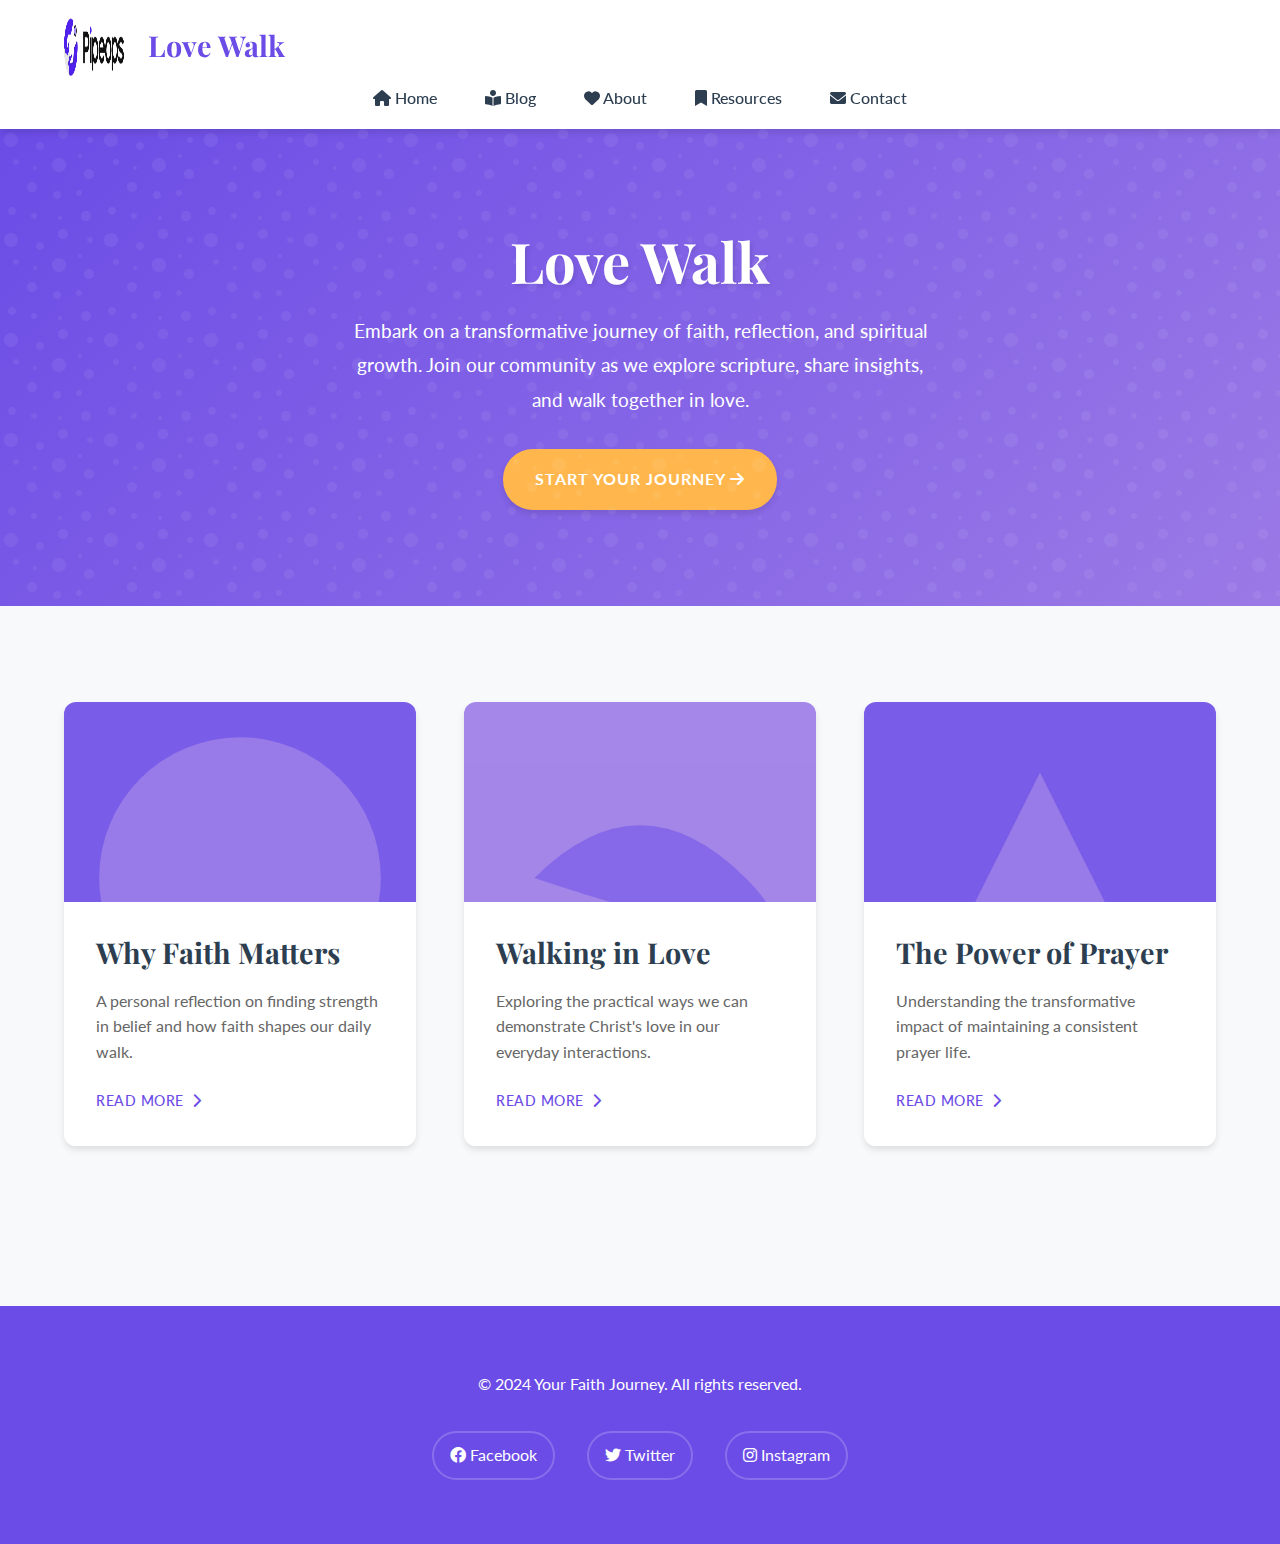
<file: index.html>
<!DOCTYPE html>
<html lang="en">
<head>
    <meta charset="UTF-8">
    <meta name="viewport" content="width=device-width, initial-scale=1.0">
    <title>Love Walk - Your Faith Journey</title>
    <link rel="stylesheet" href="css/style.css">
    <link href="https://fonts.googleapis.com/css2?family=Playfair+Display:wght@400;500;600;700&family=Lato:wght@300;400;500;700&display=swap" rel="stylesheet">
    <link rel="stylesheet" href="https://cdnjs.cloudflare.com/ajax/libs/font-awesome/6.0.0/css/all.min.css">
</head>
<body>
    <!-- Header -->
    <header>
        <div class="logo">
            <img src="images/Pipeops-logo-dark.png" alt="Faith Journey Logo">
            <h1>Love Walk</h1>
        </div>
        <nav>
            <ul>
                <li><a href="index.html"><i class="fas fa-home"></i> Home</a></li>
                <li><a href="blog.html"><i class="fas fa-book-reader"></i> Blog</a></li>
                <li><a href="about.html"><i class="fas fa-heart"></i> About</a></li>
                <li><a href="resources.html"><i class="fas fa-bookmark"></i> Resources</a></li>
                <li><a href="contact.html"><i class="fas fa-envelope"></i> Contact</a></li>
            </ul>
        </nav>
    </header>

    <main>
        <!-- Featured Article -->
        <section class="featured-article">
            <h2>Love Walk</h2>
            <p>Embark on a transformative journey of faith, reflection, and spiritual growth. Join our community as we explore scripture, share insights, and walk together in love.</p>
            <a href="blog.html" class="button">Start Your Journey <i class="fas fa-arrow-right"></i></a>
        </section>

        <!-- Recent Articles Grid -->
        <section class="blog-grid">
            <article class="blog-post">
                <div class="blog-post-content">
                    <h3>Why Faith Matters</h3>
                    <p>A personal reflection on finding strength in belief and how faith shapes our daily walk.</p>
                    <a href="blog/post1.html">Read More <i class="fas fa-chevron-right"></i></a>
                </div>
            </article>
            
            <article class="blog-post">
                <div class="blog-post-content">
                    <h3>Walking in Love</h3>
                    <p>Exploring the practical ways we can demonstrate Christ's love in our everyday interactions.</p>
                    <a href="blog/post2.html">Read More <i class="fas fa-chevron-right"></i></a>
                </div>
            </article>
            
            <article class="blog-post">
                <div class="blog-post-content">
                    <h3>The Power of Prayer</h3>
                    <p>Understanding the transformative impact of maintaining a consistent prayer life.</p>
                    <a href="blog/post3.html">Read More <i class="fas fa-chevron-right"></i></a>
                </div>
            </article>
        </section>
    </main>

    <!-- Footer -->
    <footer>
        <p>&copy; 2024 Your Faith Journey. All rights reserved.</p>
        <div class="social-links">
            <a href="#"><i class="fab fa-facebook"></i> Facebook</a>
            <a href="#"><i class="fab fa-twitter"></i> Twitter</a>
            <a href="#"><i class="fab fa-instagram"></i> Instagram</a>
        </div>
    </footer>
</body>
</html>
</file>
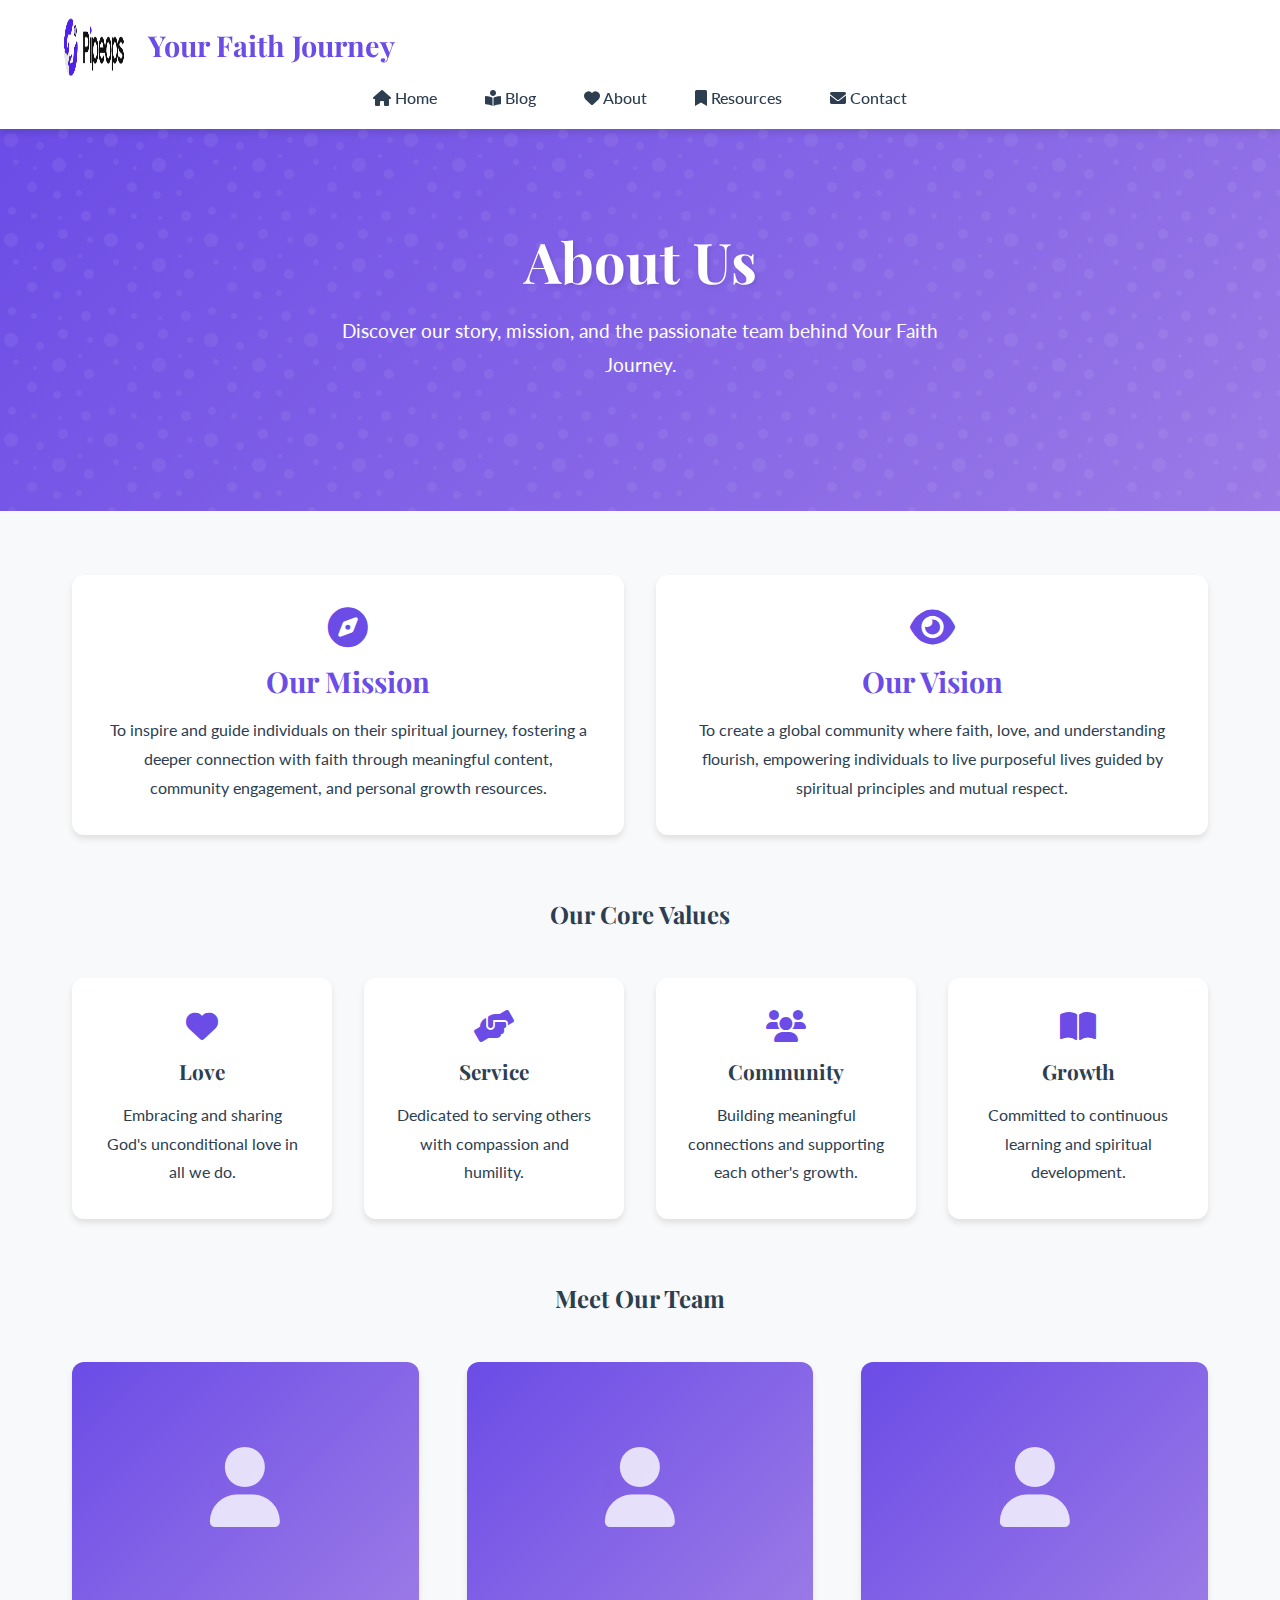
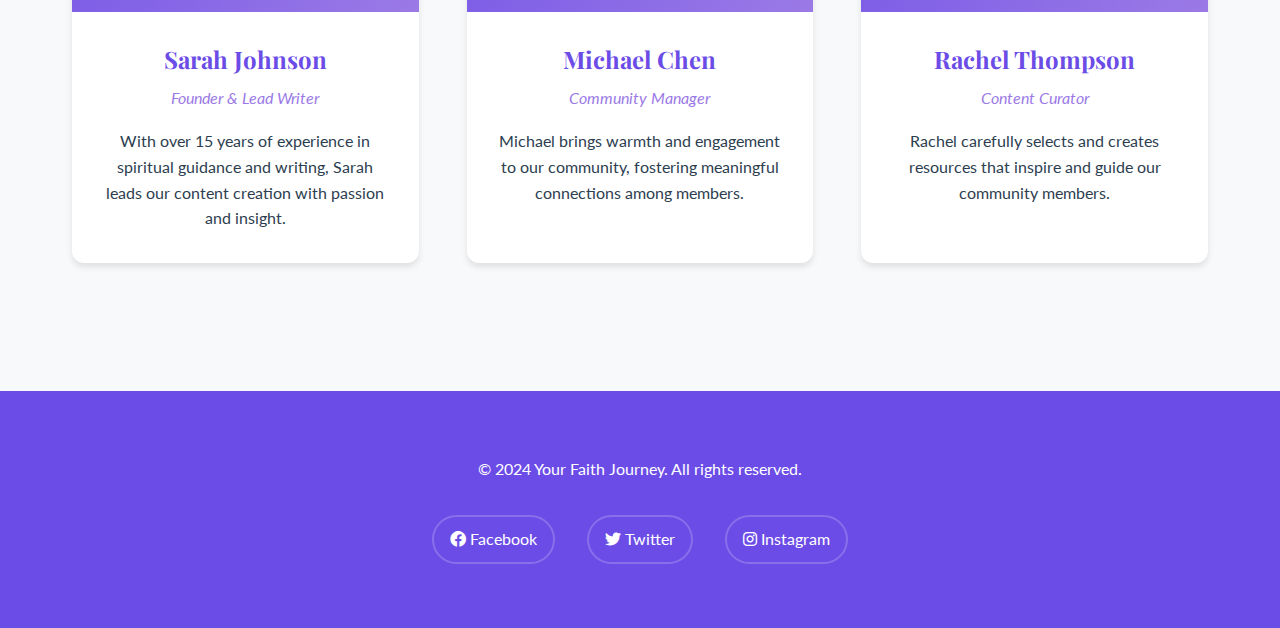
<file: about.html>
<!DOCTYPE html>
<html lang="en">
<head>
    <meta charset="UTF-8">
    <meta name="viewport" content="width=device-width, initial-scale=1.0">
    <title>About - Love Walk</title>
    <link rel="stylesheet" href="css/style.css">
    <link href="https://fonts.googleapis.com/css2?family=Playfair+Display:wght@400;500;600;700&family=Lato:wght@300;400;500;700&display=swap" rel="stylesheet">
    <link rel="stylesheet" href="https://cdnjs.cloudflare.com/ajax/libs/font-awesome/6.0.0/css/all.min.css">
    <style>
        .about-section {
            max-width: 1200px;
            margin: 0 auto;
            padding: 4rem 2rem;
        }

        .mission-vision {
            display: grid;
            grid-template-columns: repeat(auto-fit, minmax(300px, 1fr));
            gap: 2rem;
            margin-bottom: 4rem;
        }

        .mission-card, .vision-card {
            background: var(--white);
            padding: 2rem;
            border-radius: 12px;
            box-shadow: var(--shadow);
            text-align: center;
            transition: var(--transition);
        }

        .mission-card:hover, .vision-card:hover {
            transform: translateY(-5px);
        }

        .card-icon {
            font-size: 2.5rem;
            color: var(--primary-color);
            margin-bottom: 1rem;
        }

        .card-title {
            color: var(--primary-color);
            margin-bottom: 1rem;
            font-size: 1.8rem;
        }

        .team-section {
            text-align: center;
            margin-top: 4rem;
        }

        .team-grid {
            display: grid;
            grid-template-columns: repeat(auto-fit, minmax(250px, 1fr));
            gap: 3rem;
            margin-top: 3rem;
        }

        .team-member {
            background: var(--white);
            border-radius: 12px;
            overflow: hidden;
            box-shadow: var(--shadow);
            transition: var(--transition);
        }

        .team-member:hover {
            transform: translateY(-5px);
        }

        .member-image {
            height: 250px;
            background: linear-gradient(135deg, var(--primary-color), var(--secondary-color));
            display: flex;
            align-items: center;
            justify-content: center;
        }

        .member-image i {
            font-size: 5rem;
            color: var(--white);
            opacity: 0.8;
        }

        .member-info {
            padding: 2rem;
        }

        .member-name {
            color: var(--primary-color);
            margin-bottom: 0.5rem;
            font-size: 1.5rem;
        }

        .member-role {
            color: var(--secondary-color);
            font-style: italic;
            margin-bottom: 1rem;
        }

        .member-bio {
            color: var(--text-color);
            line-height: 1.6;
        }

        .values-section {
            margin-top: 4rem;
            text-align: center;
        }

        .values-grid {
            display: grid;
            grid-template-columns: repeat(auto-fit, minmax(200px, 1fr));
            gap: 2rem;
            margin-top: 3rem;
        }

        .value-card {
            background: var(--white);
            padding: 2rem;
            border-radius: 12px;
            box-shadow: var(--shadow);
            transition: var(--transition);
        }

        .value-card:hover {
            transform: translateY(-5px);
            background: linear-gradient(135deg, var(--primary-color), var(--secondary-color));
            color: var(--white);
        }

        .value-card:hover .value-icon {
            color: var(--white);
        }

        .value-icon {
            font-size: 2rem;
            color: var(--primary-color);
            margin-bottom: 1rem;
            transition: var(--transition);
        }

        .value-title {
            font-size: 1.3rem;
            margin-bottom: 1rem;
        }

        @media (max-width: 768px) {
            .about-section {
                padding: 2rem 1rem;
            }

            .mission-vision {
                grid-template-columns: 1fr;
            }

            .team-grid {
                grid-template-columns: 1fr;
            }

            .values-grid {
                grid-template-columns: 1fr;
            }
        }
    </style>
</head>
<body>
    <header>
        <div class="logo">
            <img src="images/Pipeops-logo-dark.png" alt="Faith Journey Logo">
            <h1>Your Faith Journey</h1>
        </div>
        <nav>
            <ul>
                <li><a href="index.html"><i class="fas fa-home"></i> Home</a></li>
                <li><a href="blog.html"><i class="fas fa-book-reader"></i> Blog</a></li>
                <li><a href="about.html"><i class="fas fa-heart"></i> About</a></li>
                <li><a href="resources.html"><i class="fas fa-bookmark"></i> Resources</a></li>
                <li><a href="contact.html"><i class="fas fa-envelope"></i> Contact</a></li>
            </ul>
        </nav>
    </header>

    <main>
        <section class="featured-article">
            <h2>About Us</h2>
            <p>Discover our story, mission, and the passionate team behind Your Faith Journey.</p>
        </section>

        <section class="about-section">
            <div class="mission-vision">
                <div class="mission-card">
                    <i class="fas fa-compass card-icon"></i>
                    <h3 class="card-title">Our Mission</h3>
                    <p>To inspire and guide individuals on their spiritual journey, fostering a deeper connection with faith through meaningful content, community engagement, and personal growth resources.</p>
                </div>
                <div class="vision-card">
                    <i class="fas fa-eye card-icon"></i>
                    <h3 class="card-title">Our Vision</h3>
                    <p>To create a global community where faith, love, and understanding flourish, empowering individuals to live purposeful lives guided by spiritual principles and mutual respect.</p>
                </div>
            </div>

            <div class="values-section">
                <h2>Our Core Values</h2>
                <div class="values-grid">
                    <div class="value-card">
                        <i class="fas fa-heart value-icon"></i>
                        <h3 class="value-title">Love</h3>
                        <p>Embracing and sharing God's unconditional love in all we do.</p>
                    </div>
                    <div class="value-card">
                        <i class="fas fa-hands-helping value-icon"></i>
                        <h3 class="value-title">Service</h3>
                        <p>Dedicated to serving others with compassion and humility.</p>
                    </div>
                    <div class="value-card">
                        <i class="fas fa-users value-icon"></i>
                        <h3 class="value-title">Community</h3>
                        <p>Building meaningful connections and supporting each other's growth.</p>
                    </div>
                    <div class="value-card">
                        <i class="fas fa-book-open value-icon"></i>
                        <h3 class="value-title">Growth</h3>
                        <p>Committed to continuous learning and spiritual development.</p>
                    </div>
                </div>
            </div>

            <div class="team-section">
                <h2>Meet Our Team</h2>
                <div class="team-grid">
                    <div class="team-member">
                        <div class="member-image">
                            <i class="fas fa-user"></i>
                        </div>
                        <div class="member-info">
                            <h3 class="member-name">Sarah Johnson</h3>
                            <p class="member-role">Founder & Lead Writer</p>
                            <p class="member-bio">With over 15 years of experience in spiritual guidance and writing, Sarah leads our content creation with passion and insight.</p>
                        </div>
                    </div>
                    <div class="team-member">
                        <div class="member-image">
                            <i class="fas fa-user"></i>
                        </div>
                        <div class="member-info">
                            <h3 class="member-name">Michael Chen</h3>
                            <p class="member-role">Community Manager</p>
                            <p class="member-bio">Michael brings warmth and engagement to our community, fostering meaningful connections among members.</p>
                        </div>
                    </div>
                    <div class="team-member">
                        <div class="member-image">
                            <i class="fas fa-user"></i>
                        </div>
                        <div class="member-info">
                            <h3 class="member-name">Rachel Thompson</h3>
                            <p class="member-role">Content Curator</p>
                            <p class="member-bio">Rachel carefully selects and creates resources that inspire and guide our community members.</p>
                        </div>
                    </div>
                </div>
            </div>
        </section>
    </main>

    <footer>
        <p>&copy; 2024 Your Faith Journey. All rights reserved.</p>
        <div class="social-links">
            <a href="#"><i class="fab fa-facebook"></i> Facebook</a>
            <a href="#"><i class="fab fa-twitter"></i> Twitter</a>
            <a href="#"><i class="fab fa-instagram"></i> Instagram</a>
        </div>
    </footer>
</body>
</html>
</file>
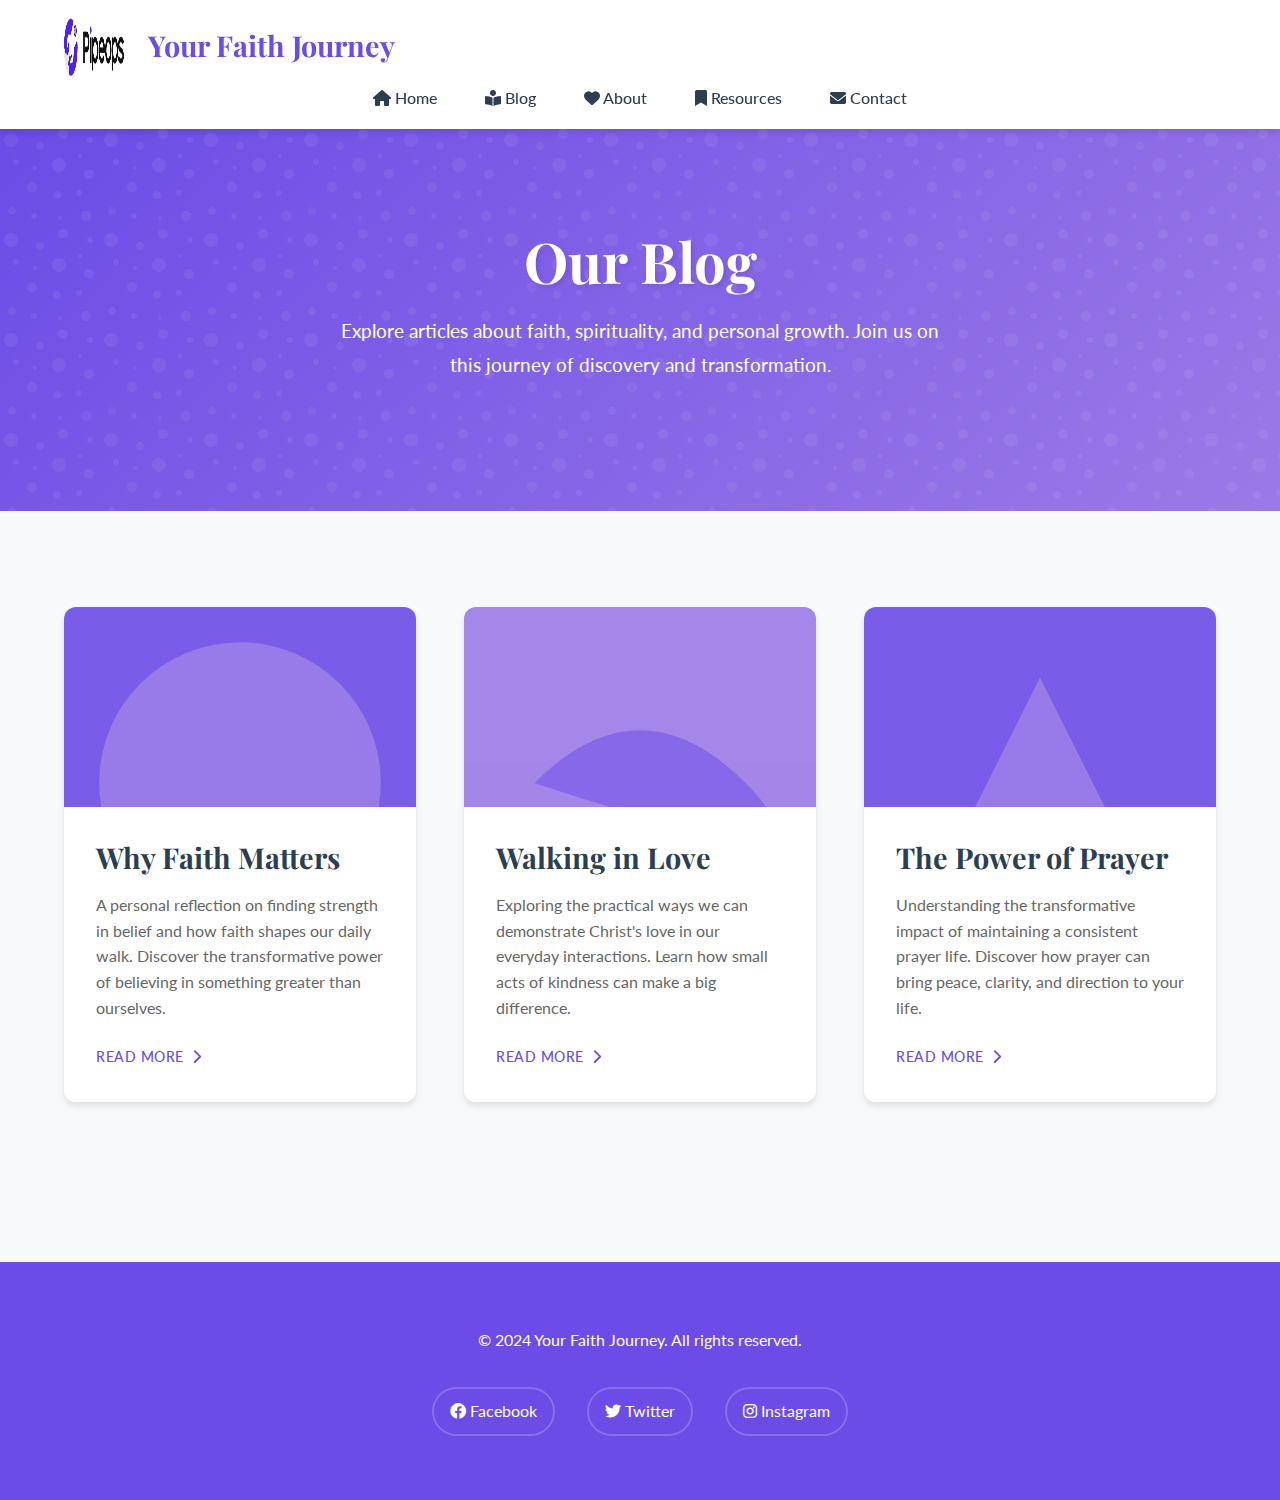
<file: blog.html>
<!DOCTYPE html>
<html lang="en">
<head>
    <meta charset="UTF-8">
    <meta name="viewport" content="width=device-width, initial-scale=1.0">
    <title>Blog - Love Walk</title>
    <link rel="stylesheet" href="css/style.css">
    <link href="https://fonts.googleapis.com/css2?family=Playfair+Display:wght@400;500;600;700&family=Lato:wght@300;400;500;700&display=swap" rel="stylesheet">
    <link rel="stylesheet" href="https://cdnjs.cloudflare.com/ajax/libs/font-awesome/6.0.0/css/all.min.css">
</head>
<body>
    <header>
        <div class="logo">
            <img src="images/Pipeops-logo-dark.png" alt="Faith Journey Logo">
            <h1>Your Faith Journey</h1>
        </div>
        <nav>
            <ul>
                <li><a href="index.html"><i class="fas fa-home"></i> Home</a></li>
                <li><a href="blog.html"><i class="fas fa-book-reader"></i> Blog</a></li>
                <li><a href="about.html"><i class="fas fa-heart"></i> About</a></li>
                <li><a href="resources.html"><i class="fas fa-bookmark"></i> Resources</a></li>
                <li><a href="contact.html"><i class="fas fa-envelope"></i> Contact</a></li>
            </ul>
        </nav>
    </header>

    <main>
        <section class="featured-article">
            <h2>Our Blog</h2>
            <p>Explore articles about faith, spirituality, and personal growth. Join us on this journey of discovery and transformation.</p>
        </section>

        <section class="blog-grid">
            <article class="blog-post">
                <div class="blog-post-content">
                    <h3>Why Faith Matters</h3>
                    <p>A personal reflection on finding strength in belief and how faith shapes our daily walk. Discover the transformative power of believing in something greater than ourselves.</p>
                    <a href="blog/post1.html">Read More <i class="fas fa-chevron-right"></i></a>
                </div>
            </article>
            
            <article class="blog-post">
                <div class="blog-post-content">
                    <h3>Walking in Love</h3>
                    <p>Exploring the practical ways we can demonstrate Christ's love in our everyday interactions. Learn how small acts of kindness can make a big difference.</p>
                    <a href="blog/post2.html">Read More <i class="fas fa-chevron-right"></i></a>
                </div>
            </article>
            
            <article class="blog-post">
                <div class="blog-post-content">
                    <h3>The Power of Prayer</h3>
                    <p>Understanding the transformative impact of maintaining a consistent prayer life. Discover how prayer can bring peace, clarity, and direction to your life.</p>
                    <a href="blog/post3.html">Read More <i class="fas fa-chevron-right"></i></a>
                </div>
            </article>
        </section>
    </main>

    <footer>
        <p>&copy; 2024 Your Faith Journey. All rights reserved.</p>
        <div class="social-links">
            <a href="#"><i class="fab fa-facebook"></i> Facebook</a>
            <a href="#"><i class="fab fa-twitter"></i> Twitter</a>
            <a href="#"><i class="fab fa-instagram"></i> Instagram</a>
        </div>
    </footer>
</body>
</html>
</file>
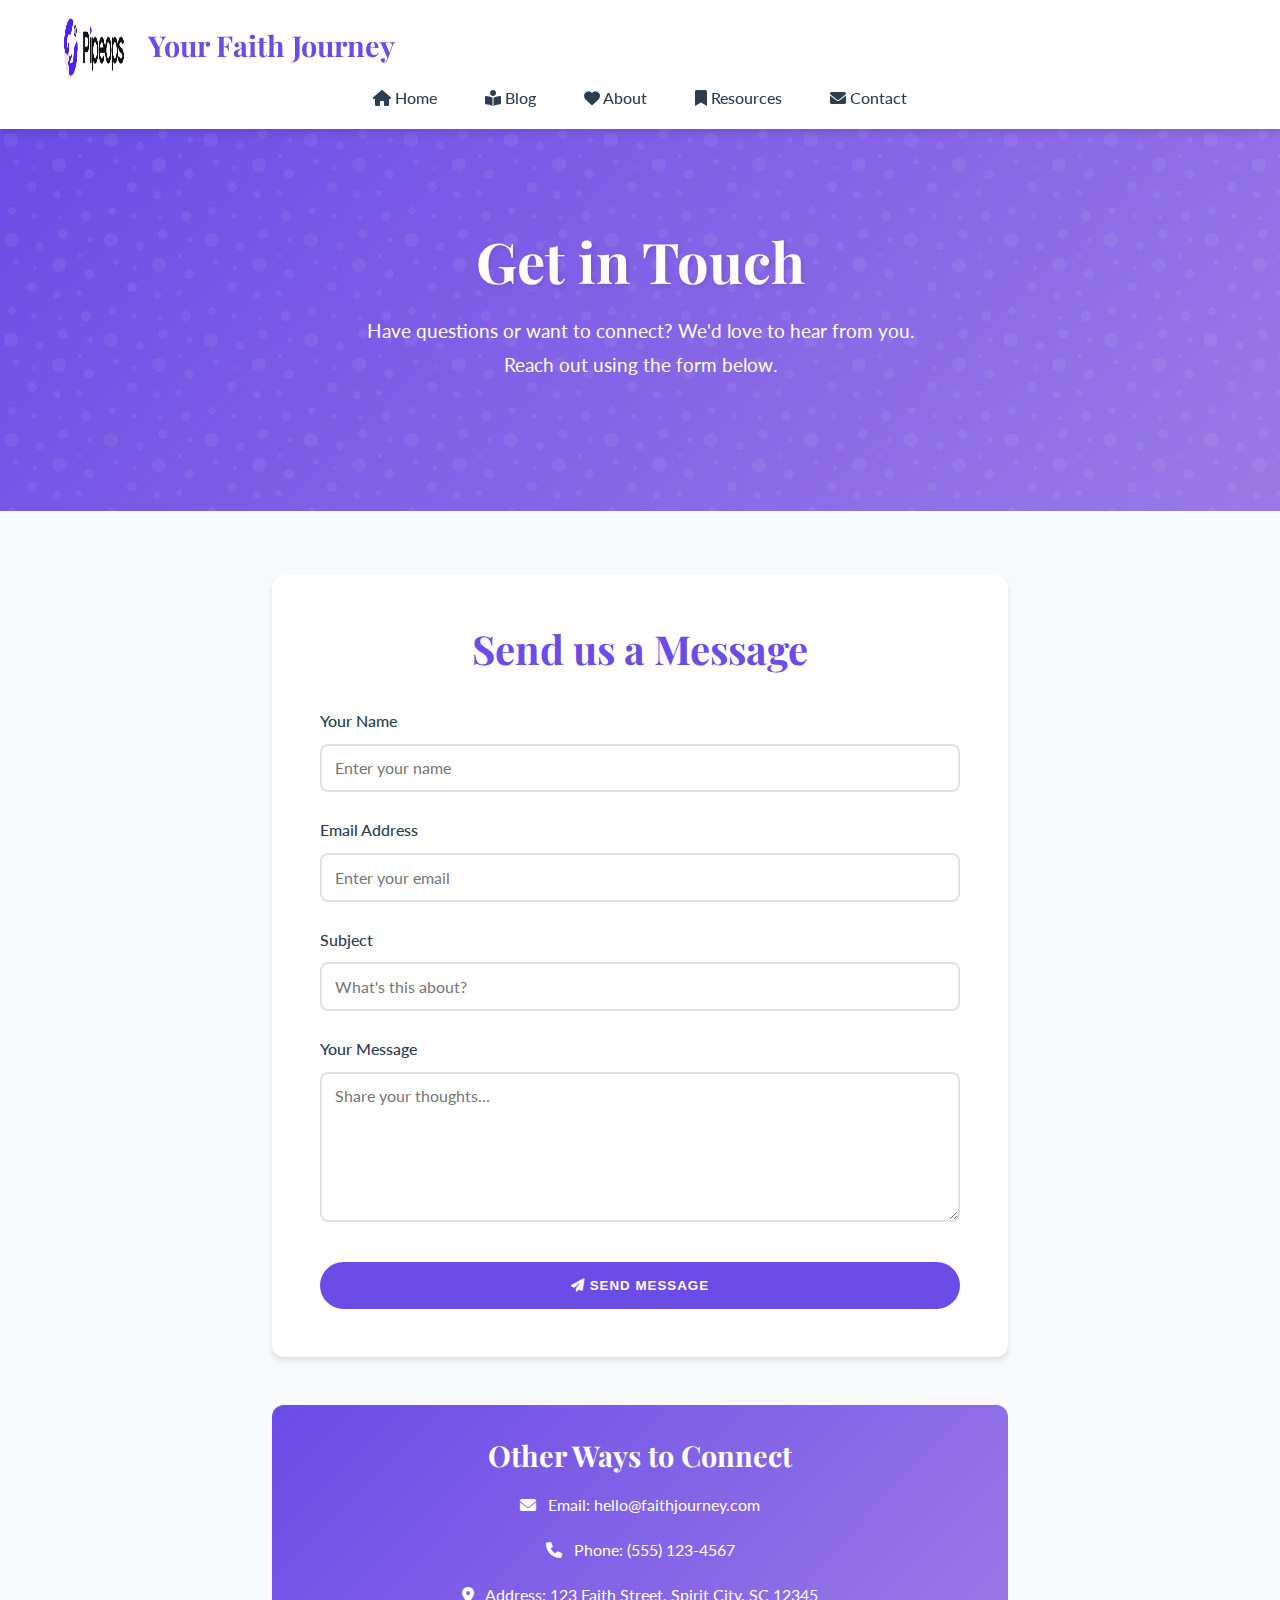
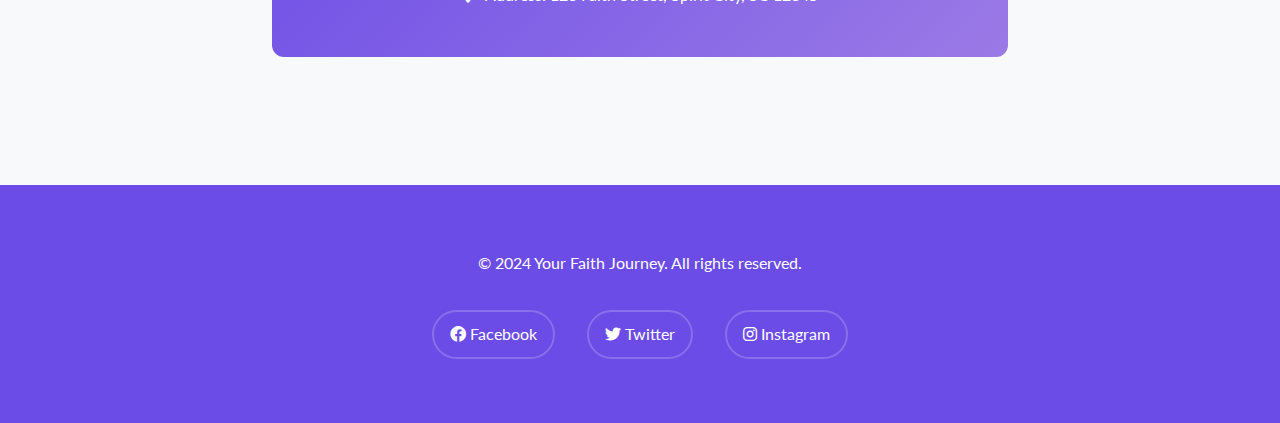
<file: contact.html>
<!DOCTYPE html>
<html lang="en">
<head>
    <meta charset="UTF-8">
    <meta name="viewport" content="width=device-width, initial-scale=1.0">
    <title>Contact - Love Walk</title>
    <link rel="stylesheet" href="css/style.css">
    <link href="https://fonts.googleapis.com/css2?family=Playfair+Display:wght@400;500;600;700&family=Lato:wght@300;400;500;700&display=swap" rel="stylesheet">
    <link rel="stylesheet" href="https://cdnjs.cloudflare.com/ajax/libs/font-awesome/6.0.0/css/all.min.css">
    <style>
        .contact-section {
            max-width: 800px;
            margin: 0 auto;
            padding: 4rem 2rem;
        }

        .contact-form {
            background: var(--white);
            padding: 3rem;
            border-radius: 12px;
            box-shadow: var(--shadow);
        }

        .contact-form h2 {
            color: var(--primary-color);
            margin-bottom: 2rem;
            text-align: center;
            font-size: 2.5rem;
        }

        .form-group {
            margin-bottom: 1.5rem;
        }

        .form-group label {
            display: block;
            margin-bottom: 0.5rem;
            color: var(--text-color);
            font-weight: 500;
        }

        .form-group input,
        .form-group textarea {
            width: 100%;
            padding: 0.8rem;
            border: 2px solid #e1e1e1;
            border-radius: 8px;
            font-family: 'Lato', sans-serif;
            font-size: 1rem;
            transition: var(--transition);
        }

        .form-group input:focus,
        .form-group textarea:focus {
            outline: none;
            border-color: var(--primary-color);
            box-shadow: 0 0 0 3px rgba(107, 76, 230, 0.1);
        }

        .form-group textarea {
            resize: vertical;
            min-height: 150px;
        }

        .submit-btn {
            background: var(--primary-color);
            color: var(--white);
            padding: 1rem 2rem;
            border: none;
            border-radius: 30px;
            font-weight: bold;
            text-transform: uppercase;
            letter-spacing: 1px;
            cursor: pointer;
            transition: var(--transition);
            display: block;
            width: 100%;
            margin-top: 2rem;
        }

        .submit-btn:hover {
            background: var(--secondary-color);
            transform: translateY(-2px);
        }

        .contact-info {
            text-align: center;
            margin-top: 3rem;
            padding: 2rem;
            background: linear-gradient(135deg, var(--primary-color), var(--secondary-color));
            border-radius: 12px;
            color: var(--white);
        }

        .contact-info h3 {
            margin-bottom: 1rem;
            font-size: 1.8rem;
        }

        .contact-info p {
            margin-bottom: 1rem;
        }

        .contact-info i {
            margin-right: 0.5rem;
        }
    </style>
</head>
<body>
    <header>
        <div class="logo">
            <img src="images/Pipeops-logo-dark.png" alt="Faith Journey Logo">
            <h1>Your Faith Journey</h1>
        </div>
        <nav>
            <ul>
                <li><a href="index.html"><i class="fas fa-home"></i> Home</a></li>
                <li><a href="blog.html"><i class="fas fa-book-reader"></i> Blog</a></li>
                <li><a href="about.html"><i class="fas fa-heart"></i> About</a></li>
                <li><a href="resources.html"><i class="fas fa-bookmark"></i> Resources</a></li>
                <li><a href="contact.html"><i class="fas fa-envelope"></i> Contact</a></li>
            </ul>
        </nav>
    </header>

    <main>
        <section class="featured-article">
            <h2>Get in Touch</h2>
            <p>Have questions or want to connect? We'd love to hear from you. Reach out using the form below.</p>
        </section>

        <section class="contact-section">
            <div class="contact-form">
                <h2>Send us a Message</h2>
                <form action="#" method="POST">
                    <div class="form-group">
                        <label for="name">Your Name</label>
                        <input type="text" id="name" name="name" required placeholder="Enter your name">
                    </div>

                    <div class="form-group">
                        <label for="email">Email Address</label>
                        <input type="email" id="email" name="email" required placeholder="Enter your email">
                    </div>

                    <div class="form-group">
                        <label for="subject">Subject</label>
                        <input type="text" id="subject" name="subject" required placeholder="What's this about?">
                    </div>

                    <div class="form-group">
                        <label for="message">Your Message</label>
                        <textarea id="message" name="message" required placeholder="Share your thoughts..."></textarea>
                    </div>

                    <button type="submit" class="submit-btn">
                        <i class="fas fa-paper-plane"></i> Send Message
                    </button>
                </form>
            </div>

            <div class="contact-info">
                <h3>Other Ways to Connect</h3>
                <p><i class="fas fa-envelope"></i> Email: hello@faithjourney.com</p>
                <p><i class="fas fa-phone"></i> Phone: (555) 123-4567</p>
                <p><i class="fas fa-map-marker-alt"></i> Address: 123 Faith Street, Spirit City, SC 12345</p>
            </div>
        </section>
    </main>

    <footer>
        <p>&copy; 2024 Your Faith Journey. All rights reserved.</p>
        <div class="social-links">
            <a href="#"><i class="fab fa-facebook"></i> Facebook</a>
            <a href="#"><i class="fab fa-twitter"></i> Twitter</a>
            <a href="#"><i class="fab fa-instagram"></i> Instagram</a>
        </div>
    </footer>
</body>
</html>
</file>
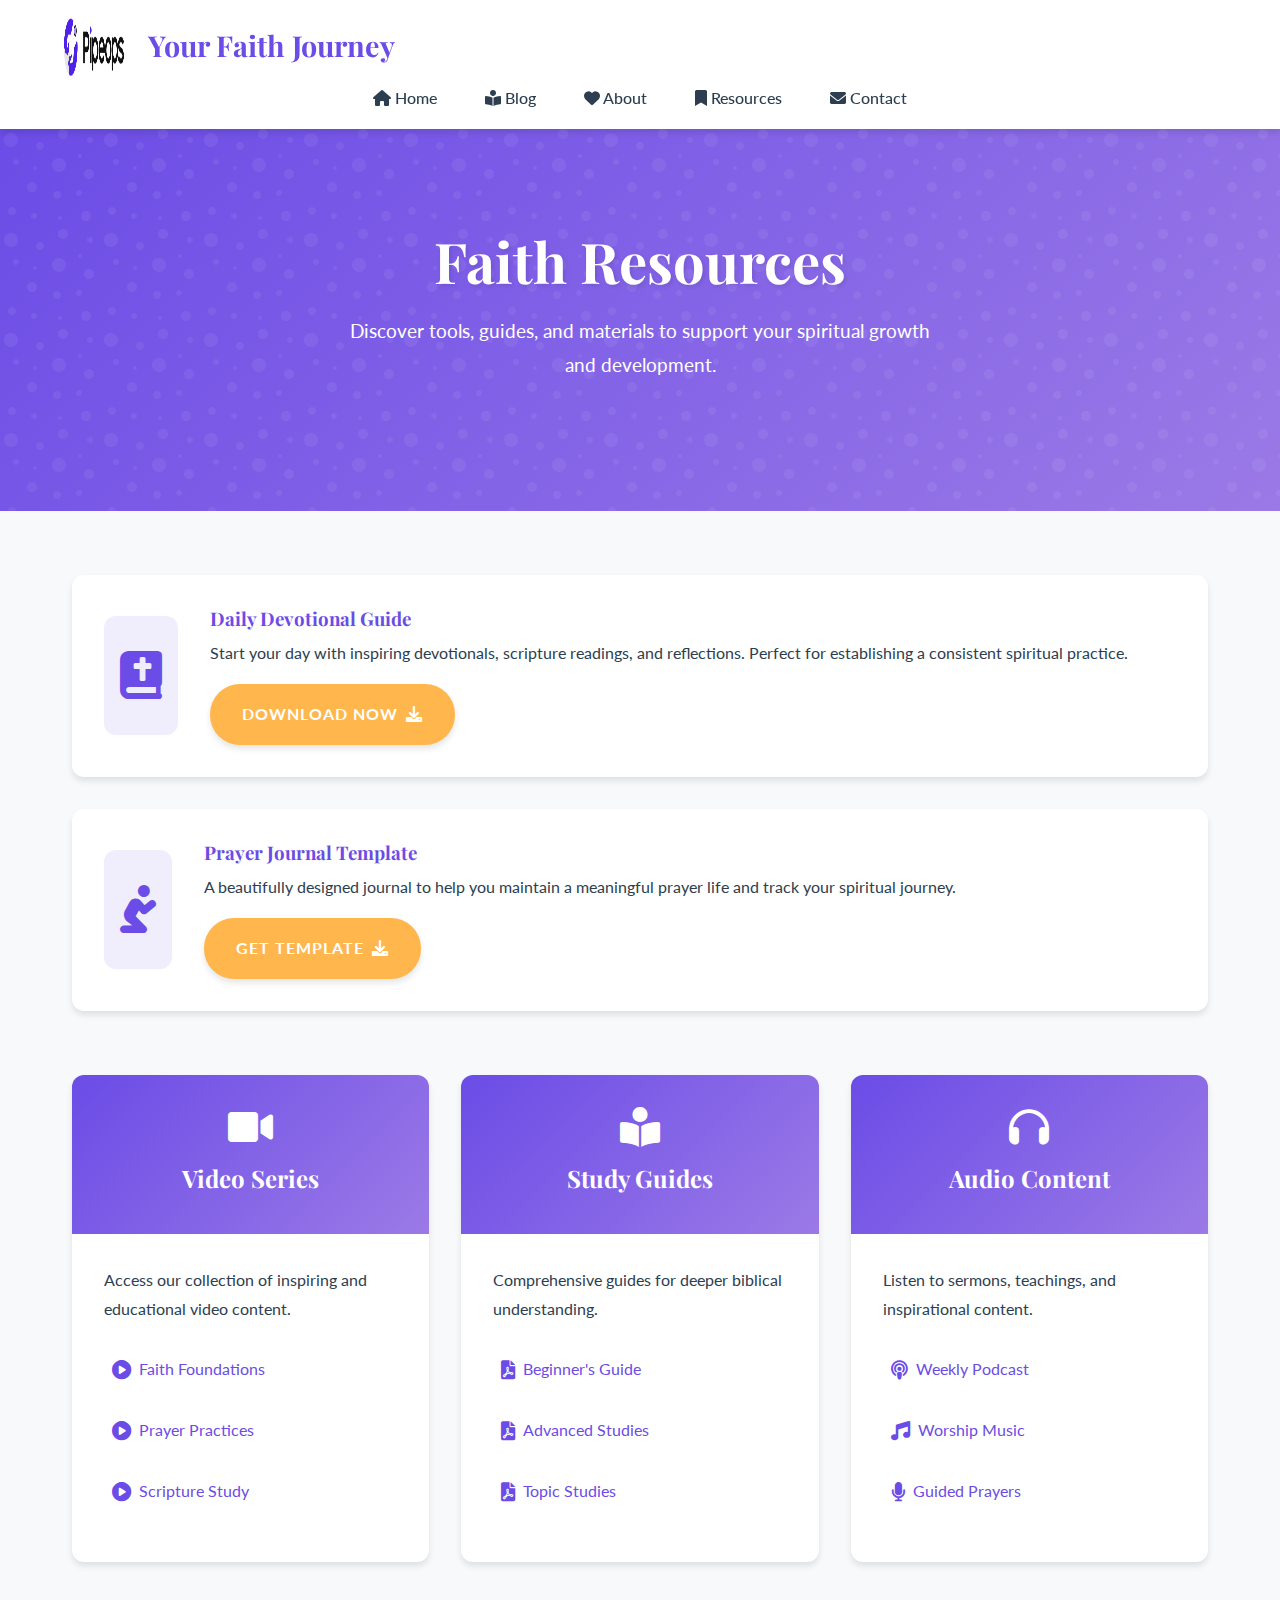
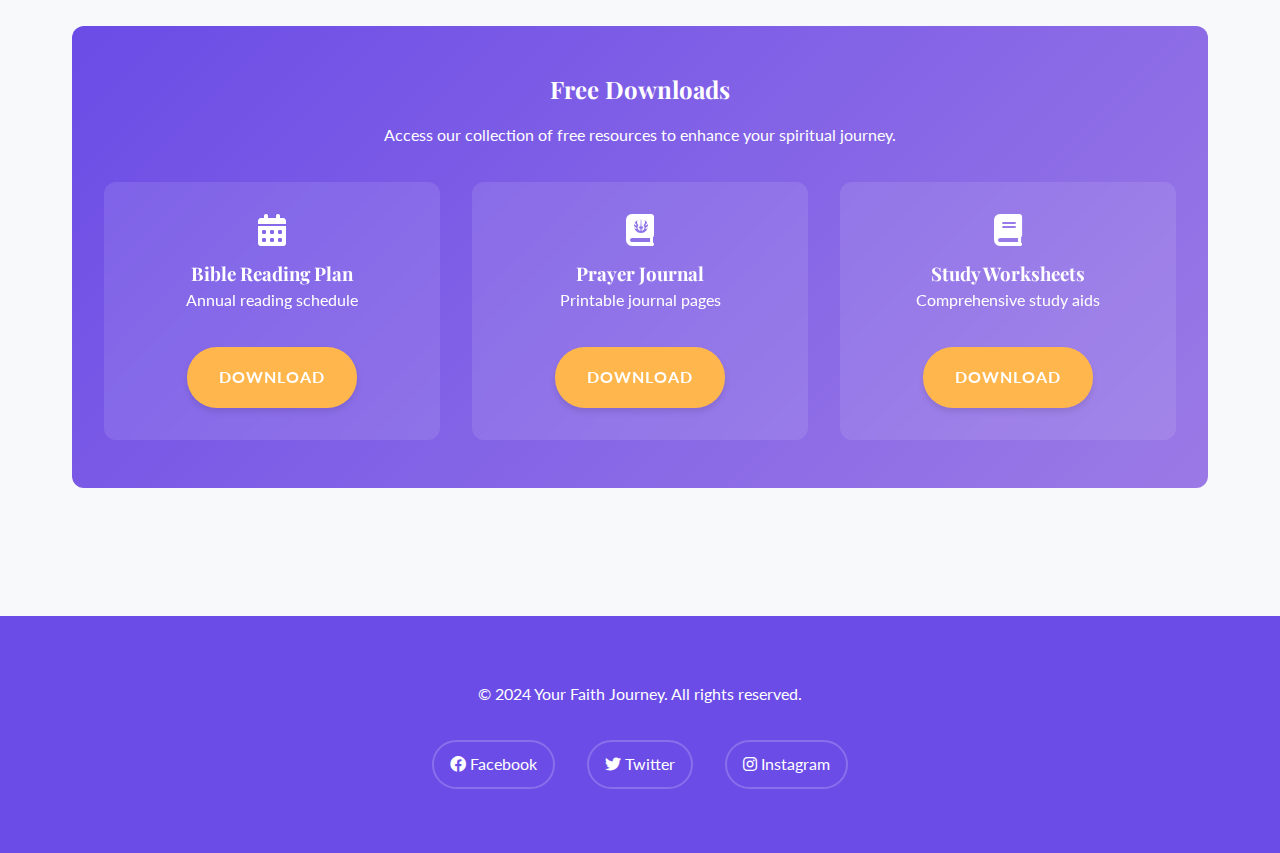
<file: resources.html>
<!DOCTYPE html>
<html lang="en">
<head>
    <meta charset="UTF-8">
    <meta name="viewport" content="width=device-width, initial-scale=1.0">
    <title>Resources - Love Walk</title>
    <link rel="stylesheet" href="css/style.css">
    <link href="https://fonts.googleapis.com/css2?family=Playfair+Display:wght@400;500;600;700&family=Lato:wght@300;400;500;700&display=swap" rel="stylesheet">
    <link rel="stylesheet" href="https://cdnjs.cloudflare.com/ajax/libs/font-awesome/6.0.0/css/all.min.css">
    <style>
        .resources-section {
            max-width: 1200px;
            margin: 0 auto;
            padding: 4rem 2rem;
        }

        .resources-grid {
            display: grid;
            grid-template-columns: repeat(auto-fit, minmax(300px, 1fr));
            gap: 2rem;
            margin-top: 3rem;
        }

        .resource-card {
            background: var(--white);
            border-radius: 12px;
            overflow: hidden;
            box-shadow: var(--shadow);
            transition: var(--transition);
            display: flex;
            flex-direction: column;
        }

        .resource-card:hover {
            transform: translateY(-5px);
            box-shadow: 0 8px 16px rgba(0,0,0,0.2);
        }

        .resource-header {
            background: linear-gradient(135deg, var(--primary-color), var(--secondary-color));
            padding: 2rem;
            color: var(--white);
            text-align: center;
        }

        .resource-icon {
            font-size: 2.5rem;
            margin-bottom: 1rem;
        }

        .resource-title {
            font-size: 1.5rem;
            margin-bottom: 0.5rem;
        }

        .resource-content {
            padding: 2rem;
            flex-grow: 1;
            display: flex;
            flex-direction: column;
        }

        .resource-description {
            margin-bottom: 1.5rem;
            flex-grow: 1;
        }

        .resource-links {
            list-style: none;
            padding: 0;
        }

        .resource-links li {
            margin-bottom: 1rem;
        }

        .resource-links a {
            display: flex;
            align-items: center;
            gap: 0.5rem;
            color: var(--primary-color);
            text-decoration: none;
            transition: var(--transition);
            padding: 0.5rem;
            border-radius: 6px;
        }

        .resource-links a:hover {
            background-color: rgba(107, 76, 230, 0.1);
            transform: translateX(5px);
        }

        .resource-links i {
            font-size: 1.2rem;
        }

        .featured-resources {
            margin-bottom: 4rem;
        }

        .featured-resource {
            background: var(--white);
            border-radius: 12px;
            padding: 2rem;
            margin-bottom: 2rem;
            box-shadow: var(--shadow);
            display: flex;
            align-items: center;
            gap: 2rem;
            transition: var(--transition);
        }

        .featured-resource:hover {
            transform: translateY(-5px);
        }

        .featured-resource-icon {
            font-size: 3rem;
            color: var(--primary-color);
            background: rgba(107, 76, 230, 0.1);
            padding: 1rem;
            border-radius: 12px;
        }

        .featured-resource-content {
            flex-grow: 1;
        }

        .featured-resource h3 {
            color: var(--primary-color);
            margin-bottom: 0.5rem;
        }

        .featured-resource p {
            margin-bottom: 1rem;
        }

        .featured-resource .button {
            display: inline-flex;
            align-items: center;
            gap: 0.5rem;
        }

        .download-section {
            background: linear-gradient(135deg, var(--primary-color), var(--secondary-color));
            border-radius: 12px;
            padding: 3rem 2rem;
            text-align: center;
            color: var(--white);
            margin-top: 4rem;
        }

        .download-section h2 {
            margin-bottom: 1rem;
        }

        .download-section p {
            margin-bottom: 2rem;
            max-width: 600px;
            margin-left: auto;
            margin-right: auto;
        }

        .download-grid {
            display: grid;
            grid-template-columns: repeat(auto-fit, minmax(250px, 1fr));
            gap: 2rem;
        }

        .download-card {
            background: rgba(255, 255, 255, 0.1);
            padding: 2rem;
            border-radius: 12px;
            backdrop-filter: blur(5px);
            transition: var(--transition);
        }

        .download-card:hover {
            background: rgba(255, 255, 255, 0.2);
            transform: translateY(-5px);
        }

        .download-icon {
            font-size: 2rem;
            margin-bottom: 1rem;
        }

        @media (max-width: 768px) {
            .resources-section {
                padding: 2rem 1rem;
            }

            .featured-resource {
                flex-direction: column;
                text-align: center;
                gap: 1rem;
            }

            .download-grid {
                grid-template-columns: 1fr;
            }
        }
    </style>
</head>
<body>
    <header>
        <div class="logo">
            <img src="images/Pipeops-logo-dark.png" alt="Faith Journey Logo">
            <h1>Your Faith Journey</h1>
        </div>
        <nav>
            <ul>
                <li><a href="index.html"><i class="fas fa-home"></i> Home</a></li>
                <li><a href="blog.html"><i class="fas fa-book-reader"></i> Blog</a></li>
                <li><a href="about.html"><i class="fas fa-heart"></i> About</a></li>
                <li><a href="resources.html"><i class="fas fa-bookmark"></i> Resources</a></li>
                <li><a href="contact.html"><i class="fas fa-envelope"></i> Contact</a></li>
            </ul>
        </nav>
    </header>

    <main>
        <section class="featured-article">
            <h2>Faith Resources</h2>
            <p>Discover tools, guides, and materials to support your spiritual growth and development.</p>
        </section>

        <section class="resources-section">
            <div class="featured-resources">
                <div class="featured-resource">
                    <div class="featured-resource-icon">
                        <i class="fas fa-book-bible"></i>
                    </div>
                    <div class="featured-resource-content">
                        <h3>Daily Devotional Guide</h3>
                        <p>Start your day with inspiring devotionals, scripture readings, and reflections. Perfect for establishing a consistent spiritual practice.</p>
                        <a href="#" class="button">Download Now <i class="fas fa-download"></i></a>
                    </div>
                </div>

                <div class="featured-resource">
                    <div class="featured-resource-icon">
                        <i class="fas fa-pray"></i>
                    </div>
                    <div class="featured-resource-content">
                        <h3>Prayer Journal Template</h3>
                        <p>A beautifully designed journal to help you maintain a meaningful prayer life and track your spiritual journey.</p>
                        <a href="#" class="button">Get Template <i class="fas fa-download"></i></a>
                    </div>
                </div>
            </div>

            <div class="resources-grid">
                <div class="resource-card">
                    <div class="resource-header">
                        <i class="fas fa-video resource-icon"></i>
                        <h3 class="resource-title">Video Series</h3>
                    </div>
                    <div class="resource-content">
                        <p class="resource-description">Access our collection of inspiring and educational video content.</p>
                        <ul class="resource-links">
                            <li><a href="#"><i class="fas fa-play-circle"></i> Faith Foundations</a></li>
                            <li><a href="#"><i class="fas fa-play-circle"></i> Prayer Practices</a></li>
                            <li><a href="#"><i class="fas fa-play-circle"></i> Scripture Study</a></li>
                        </ul>
                    </div>
                </div>

                <div class="resource-card">
                    <div class="resource-header">
                        <i class="fas fa-book-reader resource-icon"></i>
                        <h3 class="resource-title">Study Guides</h3>
                    </div>
                    <div class="resource-content">
                        <p class="resource-description">Comprehensive guides for deeper biblical understanding.</p>
                        <ul class="resource-links">
                            <li><a href="#"><i class="fas fa-file-pdf"></i> Beginner's Guide</a></li>
                            <li><a href="#"><i class="fas fa-file-pdf"></i> Advanced Studies</a></li>
                            <li><a href="#"><i class="fas fa-file-pdf"></i> Topic Studies</a></li>
                        </ul>
                    </div>
                </div>

                <div class="resource-card">
                    <div class="resource-header">
                        <i class="fas fa-headphones resource-icon"></i>
                        <h3 class="resource-title">Audio Content</h3>
                    </div>
                    <div class="resource-content">
                        <p class="resource-description">Listen to sermons, teachings, and inspirational content.</p>
                        <ul class="resource-links">
                            <li><a href="#"><i class="fas fa-podcast"></i> Weekly Podcast</a></li>
                            <li><a href="#"><i class="fas fa-music"></i> Worship Music</a></li>
                            <li><a href="#"><i class="fas fa-microphone"></i> Guided Prayers</a></li>
                        </ul>
                    </div>
                </div>
            </div>

            <div class="download-section">
                <h2>Free Downloads</h2>
                <p>Access our collection of free resources to enhance your spiritual journey.</p>
                <div class="download-grid">
                    <div class="download-card">
                        <i class="fas fa-calendar-alt download-icon"></i>
                        <h3>Bible Reading Plan</h3>
                        <p>Annual reading schedule</p>
                        <a href="#" class="button">Download</a>
                    </div>
                    <div class="download-card">
                        <i class="fas fa-journal-whills download-icon"></i>
                        <h3>Prayer Journal</h3>
                        <p>Printable journal pages</p>
                        <a href="#" class="button">Download</a>
                    </div>
                    <div class="download-card">
                        <i class="fas fa-book download-icon"></i>
                        <h3>Study Worksheets</h3>
                        <p>Comprehensive study aids</p>
                        <a href="#" class="button">Download</a>
                    </div>
                </div>
            </div>
        </section>
    </main>

    <footer>
        <p>&copy; 2024 Your Faith Journey. All rights reserved.</p>
        <div class="social-links">
            <a href="#"><i class="fab fa-facebook"></i> Facebook</a>
            <a href="#"><i class="fab fa-twitter"></i> Twitter</a>
            <a href="#"><i class="fab fa-instagram"></i> Instagram</a>
        </div>
    </footer>
</body>
</html>
</file>
<file: css/style.css>
/* CSS Variables */
:root {
    --primary-color: #6B4CE6;
    --secondary-color: #9B7AE6;
    --accent-color: #FFB74D;
    --text-color: #2C3E50;
    --background-color: #F8F9FA;
    --white: #ffffff;
    --shadow: 0 4px 6px rgba(0, 0, 0, 0.1);
    --transition: all 0.3s ease;
}

/* Basic Reset */
* {
    margin: 0;
    padding: 0;
    box-sizing: border-box;
}

body {
    font-family: 'Lato', sans-serif;
    line-height: 1.8;
    background-color: var(--background-color);
    color: var(--text-color);
}

h1, h2, h3, h4, h5, h6 {
    font-family: 'Playfair Display', serif;
    line-height: 1.3;
}

/* Header Styles */
header {
    background-color: var(--white);
    padding: 1rem 5%;
    box-shadow: var(--shadow);
    position: sticky;
    top: 0;
    z-index: 1000;
    transition: var(--transition);
}

.logo {
    display: flex;
    align-items: center;
    gap: 1.5rem;
}

.logo img {
    width: 60px;
    height: 60px;
    transition: var(--transition);
}

.logo h1 {
    font-size: 1.8rem;
    color: var(--primary-color);
}

nav {
    margin-top: 0.5rem;
}

nav ul {
    display: flex;
    list-style: none;
    gap: 3rem;
    justify-content: center;
}

nav a {
    text-decoration: none;
    color: var(--text-color);
    font-weight: 500;
    position: relative;
    padding: 0.5rem 0;
    transition: var(--transition);
}

nav a::after {
    content: '';
    position: absolute;
    bottom: 0;
    left: 0;
    width: 0;
    height: 2px;
    background-color: var(--primary-color);
    transition: var(--transition);
}

nav a:hover {
    color: var(--primary-color);
}

nav a:hover::after {
    width: 100%;
}

/* Main Content */
.featured-article {
    text-align: center;
    padding: 6rem 2rem;
    background: linear-gradient(135deg, var(--primary-color), var(--secondary-color));
    color: var(--white);
    position: relative;
    overflow: hidden;
}

.featured-article::before {
    content: '';
    position: absolute;
    top: 0;
    left: 0;
    right: 0;
    bottom: 0;
    background: url("data:image/svg+xml,%3Csvg width='100' height='100' viewBox='0 0 100 100' xmlns='http://www.w3.org/2000/svg'%3E%3Cpath d='M11 18c3.866 0 7-3.134 7-7s-3.134-7-7-7-7 3.134-7 7 3.134 7 7 7zm48 25c3.866 0 7-3.134 7-7s-3.134-7-7-7-7 3.134-7 7 3.134 7 7 7zm-43-7c1.657 0 3-1.343 3-3s-1.343-3-3-3-3 1.343-3 3 1.343 3 3 3zm63 31c1.657 0 3-1.343 3-3s-1.343-3-3-3-3 1.343-3 3 1.343 3 3 3zM34 90c1.657 0 3-1.343 3-3s-1.343-3-3-3-3 1.343-3 3 1.343 3 3 3zm56-76c1.657 0 3-1.343 3-3s-1.343-3-3-3-3 1.343-3 3 1.343 3 3 3zM12 86c2.21 0 4-1.79 4-4s-1.79-4-4-4-4 1.79-4 4 1.79 4 4 4zm28-65c2.21 0 4-1.79 4-4s-1.79-4-4-4-4 1.79-4 4 1.79 4 4 4zm23-11c2.76 0 5-2.24 5-5s-2.24-5-5-5-5 2.24-5 5 2.24 5 5 5zm-6 60c2.21 0 4-1.79 4-4s-1.79-4-4-4-4 1.79-4 4 1.79 4 4 4zm29 22c2.76 0 5-2.24 5-5s-2.24-5-5-5-5 2.24-5 5 2.24 5 5 5zM32 63c2.76 0 5-2.24 5-5s-2.24-5-5-5-5 2.24-5 5 2.24 5 5 5zm57-13c2.76 0 5-2.24 5-5s-2.24-5-5-5-5 2.24-5 5 2.24 5 5 5zm-9-21c1.105 0 2-.895 2-2s-.895-2-2-2-2 .895-2 2 .895 2 2 2zM60 91c1.105 0 2-.895 2-2s-.895-2-2-2-2 .895-2 2 .895 2 2 2zM35 41c1.105 0 2-.895 2-2s-.895-2-2-2-2 .895-2 2 .895 2 2 2z' fill='rgba(255,255,255,0.1)' fill-rule='evenodd'/%3E%3C/svg%3E");
    opacity: 0.6;
}

.featured-article h2 {
    font-size: 3.5rem;
    margin-bottom: 1rem;
    text-shadow: 2px 2px 4px rgba(0,0,0,0.1);
}

.featured-article p {
    font-size: 1.2rem;
    max-width: 600px;
    margin: 0 auto 2rem;
}

.button {
    display: inline-block;
    padding: 1rem 2rem;
    background-color: var(--accent-color);
    color: var(--white);
    text-decoration: none;
    border-radius: 30px;
    font-weight: bold;
    text-transform: uppercase;
    letter-spacing: 1px;
    transition: var(--transition);
    box-shadow: var(--shadow);
}

.button:hover {
    transform: translateY(-2px);
    box-shadow: 0 6px 12px rgba(0,0,0,0.15);
    background-color: #FFA726;
}

/* Blog Grid */
.blog-grid {
    display: grid;
    grid-template-columns: repeat(auto-fit, minmax(320px, 1fr));
    gap: 3rem;
    padding: 6rem 5%;
    max-width: 1400px;
    margin: 0 auto;
    background-color: var(--background-color);
}

.blog-post {
    background-color: var(--white);
    border-radius: 12px;
    box-shadow: var(--shadow);
    overflow: hidden;
    transition: var(--transition);
    position: relative;
    display: flex;
    flex-direction: column;
}

.blog-post:hover {
    transform: translateY(-5px);
    box-shadow: 0 12px 24px rgba(0,0,0,0.15);
}

.blog-post::before {
    content: '';
    display: block;
    height: 200px;
    background: linear-gradient(45deg, var(--primary-color), var(--secondary-color));
    opacity: 0.9;
}

.blog-post:nth-child(1)::before {
    background-image: url('data:image/svg+xml,<svg xmlns="http://www.w3.org/2000/svg" viewBox="0 0 100 100"><rect width="100" height="100" fill="%236B4CE6"/><circle cx="50" cy="50" r="40" fill="%239B7AE6" opacity="0.7"/></svg>');
    background-size: cover;
}

.blog-post:nth-child(2)::before {
    background-image: url('data:image/svg+xml,<svg xmlns="http://www.w3.org/2000/svg" viewBox="0 0 100 100"><rect width="100" height="100" fill="%239B7AE6"/><path d="M20,50 Q50,20 80,50 T20,50" fill="%236B4CE6" opacity="0.7"/></svg>');
    background-size: cover;
}

.blog-post:nth-child(3)::before {
    background-image: url('data:image/svg+xml,<svg xmlns="http://www.w3.org/2000/svg" viewBox="0 0 100 100"><rect width="100" height="100" fill="%236B4CE6"/><polygon points="50,20 80,80 20,80" fill="%239B7AE6" opacity="0.7"/></svg>');
    background-size: cover;
}

.blog-post-content {
    padding: 2rem;
    background: var(--white);
    flex-grow: 1;
    display: flex;
    flex-direction: column;
}

.blog-post h3 {
    font-size: 1.8rem;
    margin-bottom: 1rem;
    color: var(--text-color);
    line-height: 1.3;
}

.blog-post p {
    margin-bottom: 1.5rem;
    color: #666;
    line-height: 1.6;
    flex-grow: 1;
}

.blog-post a {
    display: inline-flex;
    align-items: center;
    gap: 0.5rem;
    color: var(--primary-color);
    text-decoration: none;
    font-weight: 500;
    transition: var(--transition);
    text-transform: uppercase;
    letter-spacing: 0.5px;
    font-size: 0.9rem;
}

.blog-post a i {
    transition: var(--transition);
}

.blog-post a:hover {
    color: var(--secondary-color);
}

.blog-post a:hover i {
    transform: translateX(4px);
}

/* Footer */
footer {
    text-align: center;
    padding: 4rem 2rem;
    background-color: var(--primary-color);
    color: var(--white);
    margin-top: 4rem;
}

.social-links {
    margin-top: 2rem;
    display: flex;
    justify-content: center;
    gap: 2rem;
}

.social-links a {
    color: var(--white);
    text-decoration: none;
    padding: 0.5rem 1rem;
    border: 2px solid rgba(255,255,255,0.2);
    border-radius: 25px;
    transition: var(--transition);
}

.social-links a:hover {
    background-color: var(--white);
    color: var(--primary-color);
    border-color: var(--white);
}

/* Mobile Responsiveness */
@media (max-width: 768px) {
    header {
        padding: 1rem;
    }

    .logo h1 {
        font-size: 1.4rem;
    }

    nav ul {
        flex-direction: column;
        text-align: center;
        gap: 1rem;
    }

    .featured-article {
        padding: 4rem 1rem;
    }

    .featured-article h2 {
        font-size: 2.5rem;
    }

    .blog-grid {
        padding: 2rem 1rem;
        grid-template-columns: 1fr;
    }

    .social-links {
        flex-direction: column;
        gap: 1rem;
    }
}
</file>
